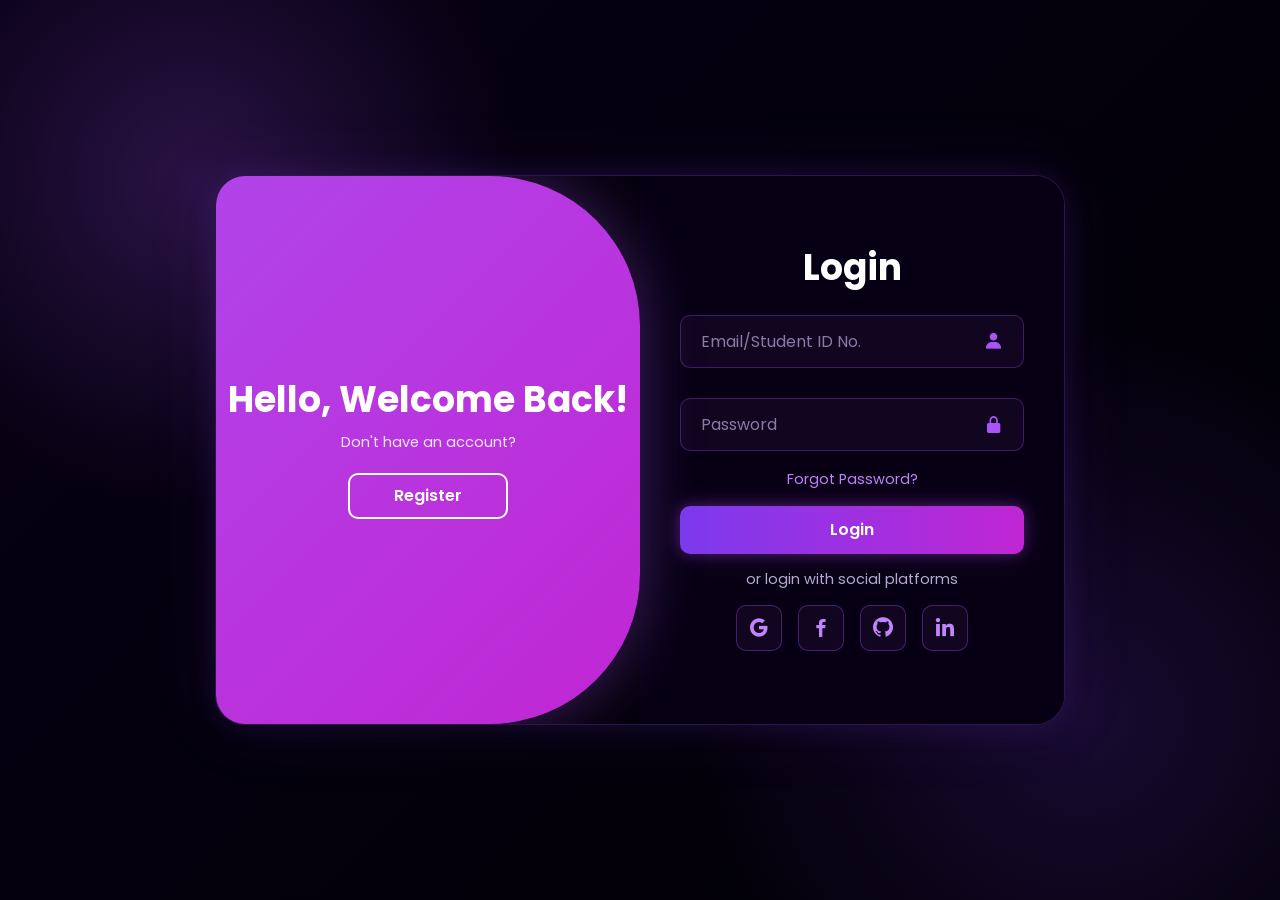
<file: index.html>
<!DOCTYPE html>
<html lang="en">
<head>
    <meta charset="UTF-8">
    <meta name="viewport" content="width=device-width, initial-scale=1.0">
    <title>Welcome to Campus Connect!</title>
    <link rel="stylesheet" href="./asset/css/login.css">
    <link href='https://unpkg.com/boxicons@2.1.4/css/boxicons.min.css' rel='stylesheet'>
    <link rel="icon" type="image/x-icon" href="./asset/picture/logo.jpg">
</head>
  <body>

      <div class="container">
          <div class="form-box login">
              <form action="#">
                  <h1>Login</h1>
                  <div class="input-box">
                      <input type="text" placeholder="Email/Student ID No." required>
                      <i class='bx bxs-user'></i>
                  </div>
                  <div class="input-box">
                      <input type="password" placeholder="Password" required>
                      <i class='bx bxs-lock-alt' ></i>
                  </div>
                  <div class="forgot-link">
                      <a href="#">Forgot Password?</a>
                  </div>
                  <button type="submit" class="btn" formaction="./asset/page/intro.html">Login</button>
                  <p>or login with social platforms</p>
                  <div class="social-icons">
                      <a href="#"><i class='bx bxl-google' ></i></a>
                      <a href="#"><i class='bx bxl-facebook' ></i></a>
                      <a href="#"><i class='bx bxl-github' ></i></a>
                      <a href="#"><i class='bx bxl-linkedin' ></i></a>
                  </div>    
              </form>
          </div>

          <div class="form-box register">
              <form action="#">
                  <h1>Registration</h1>
                  <div class="input-box">
                      <input type="text" placeholder="Student ID No." required>
                      <i class='bx bxs-user'></i>
                  </div>
                  <div class="input-box">
                      <input type="email" placeholder="Email" required>
                      <i class='bx bxs-envelope' ></i>
                  </div>
                  <div class="input-box">
                      <input type="password" placeholder="Password" required>
                      <i class='bx bxs-lock-alt' ></i>
                  </div>
                  <button type="submit" class="btn regform-btn">Register</button>
                  <p>or register with social platforms</p>
                  <div class="social-icons">
                      <a href="#"><i class='bx bxl-google' ></i></a>
                      <a href="#"><i class='bx bxl-facebook' ></i></a>
                      <a href="#"><i class='bx bxl-github' ></i></a>
                      <a href="#"><i class='bx bxl-linkedin' ></i></a>
                  </div>
              </form>
          </div>

          <div class="toggle-box">
              <div class="toggle-panel toggle-left">
                  <h1>Hello, Welcome Back!</h1>
                  <p>Don't have an account?</p>
                  <button class="btn register-btn">Register</button>
              </div>

              <div class="toggle-panel toggle-right">
                  <h1>Hello, Welcome!</h1>
                  <p>Already have an account?</p>
                  <button class="btn login-btn">Login</button>
              </div>
          </div>
      </div>
  </body>
  <script>
const container = document.querySelector('.container');
const registerBtn = document.querySelector('.register-btn');
const loginBtn = document.querySelector('.login-btn');
const registerformBtn = document.querySelector('.regform-btn');

registerBtn.addEventListener('click', () => {
    container.classList.add('active');
})

loginBtn.addEventListener('click', () => {
    container.classList.remove('active');
})

registerformBtn.addEventListener('click', () => {
    container.classList.remove('active');
})
  </script>
</html>
</file>
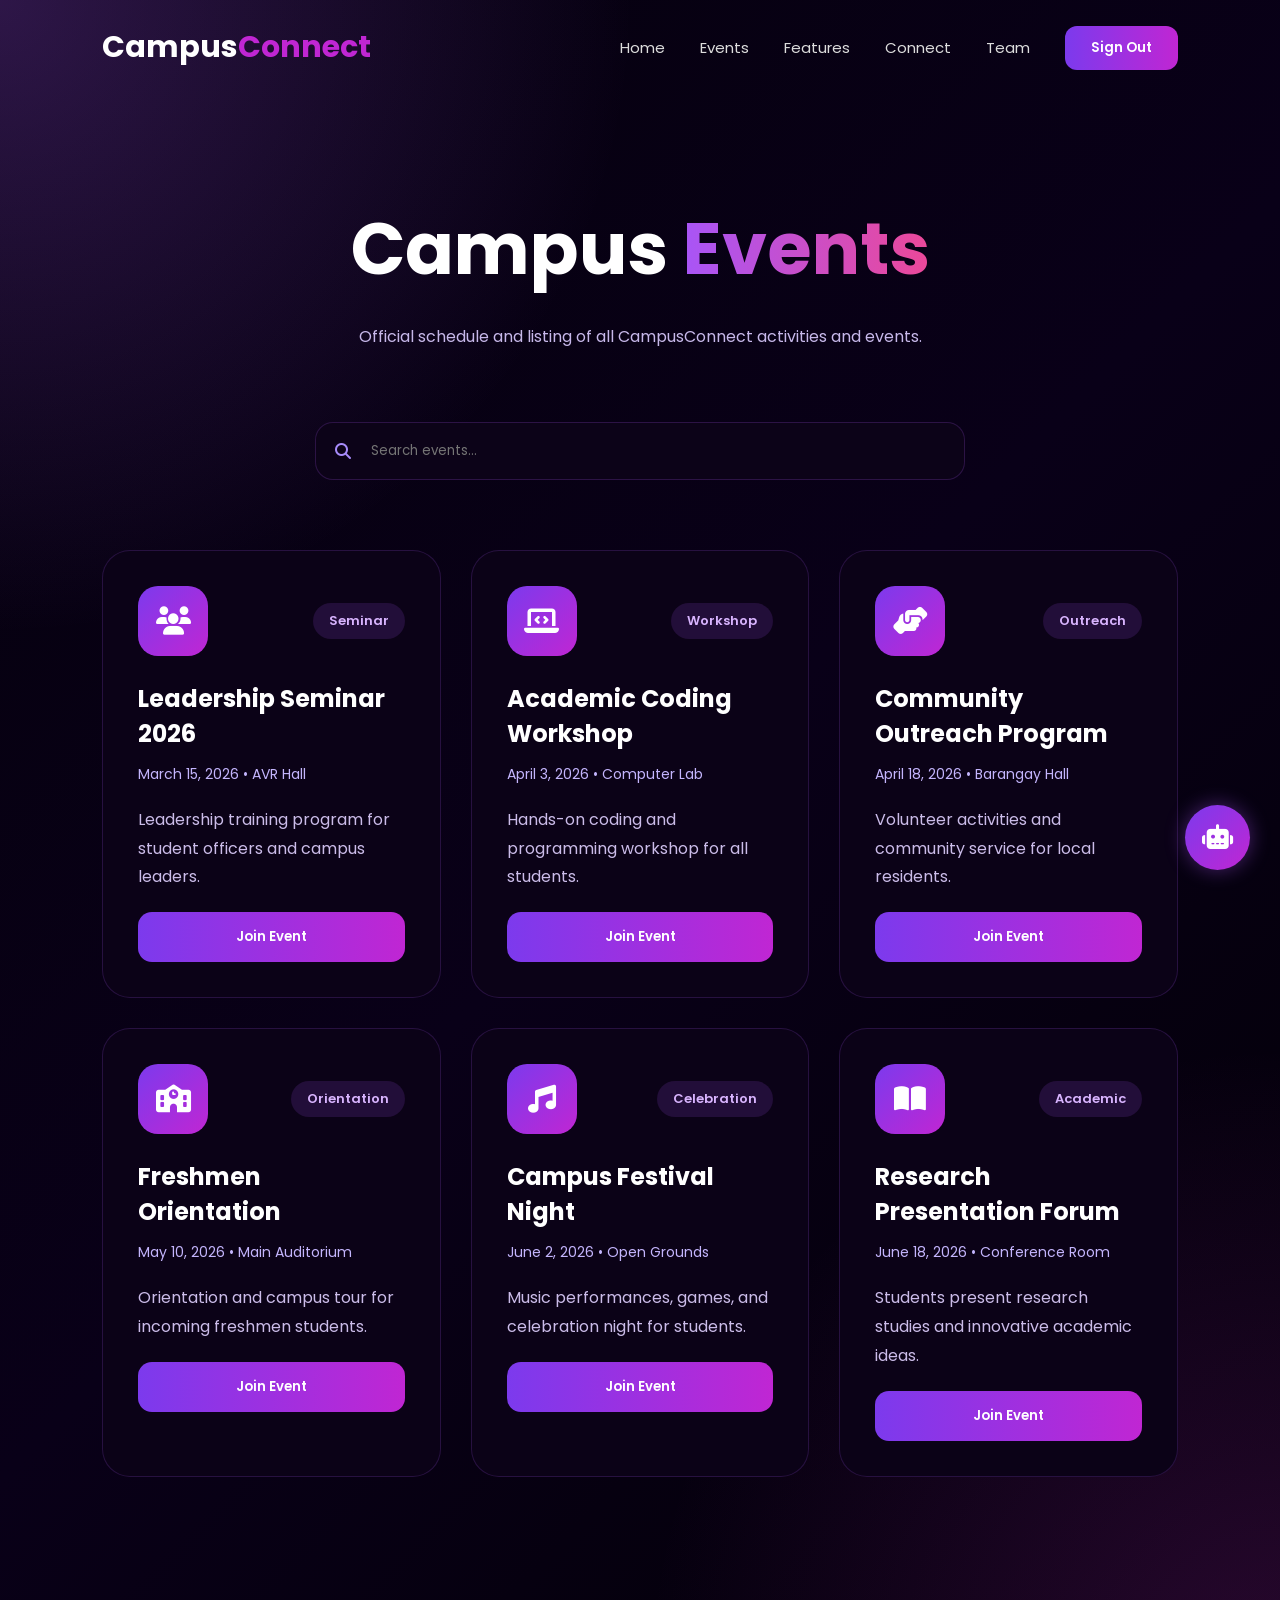
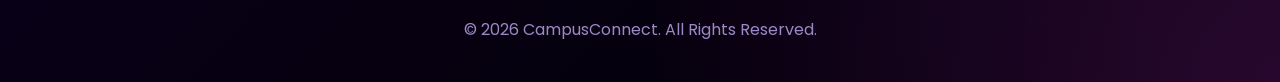
<file: asset/page/event.html>
<!DOCTYPE html>
<html lang="en">
<head>

  <meta charset="UTF-8">
  <meta name="viewport" content="width=device-width, initial-scale=1.0">

  <title>Events | CampusConnect</title>

  <link rel="stylesheet" href="../css/event.css">

  <link
    rel="stylesheet"
    href="https://cdnjs.cloudflare.com/ajax/libs/font-awesome/6.5.1/css/all.min.css"
  >
<link rel="icon" type="image/x-icon" href="../picture/logo.jpg">
</head>

<body>

  <!-- NAVBAR -->

  <nav>

    <div class="logo">
      Campus<span>Connect</span>
    </div>

    <div class="menu-toggle" id="menuToggle">

      <span></span>
      <span></span>
      <span></span>

    </div>

    <div class="nav-links" id="navLinks">
      <a href="./landing.html">Home</a>
      <a href="./event.html">Events</a>
      <a href="./ft.html">Features</a>
      <a href="./connect.html">Connect</a>
      <a href="./about.html">Team</a>
      <a href="../../index.html"><button class="nav-btn">
        Sign Out
      </button></a>
    </div>

  </nav>

  <!-- HERO -->

  <section class="hero">

    <div class="hero-content">

      <h1>
        Campus
        <span>Events</span>
      </h1>

      <p>
        Official schedule and listing of all
        CampusConnect activities and events.
      </p>

    </div>

  </section>

  <!-- SEARCH -->

  <section class="search-section">

    <div class="search-box">

      <i class="fa-solid fa-magnifying-glass"></i>

      <input
        type="text"
        id="eventSearch"
        placeholder="Search events..."
        onkeyup="searchEvents()"
      >

    </div>

  </section>

  <!-- EVENTS -->

  <section class="events-section">

    <div class="events-grid" id="eventsGrid">

      <!-- EVENT -->

      <div class="event-card">

        <div class="event-top">

          <div class="event-icon">
            <i class="fa-solid fa-users"></i>
          </div>

          <div class="event-badge">
            Seminar
          </div>

        </div>

        <h2>Leadership Seminar 2026</h2>

        <span>
          March 15, 2026 • AVR Hall
        </span>

        <p>
          Leadership training program for
          student officers and campus leaders.
        </p>

        <button
          class="join-btn"
          onclick="openJoinPopup('Leadership Seminar 2026')"
        >
          Join Event
        </button>

      </div>

      <!-- EVENT -->

      <div class="event-card">

        <div class="event-top">

          <div class="event-icon">
            <i class="fa-solid fa-laptop-code"></i>
          </div>

          <div class="event-badge">
            Workshop
          </div>

        </div>

        <h2>Academic Coding Workshop</h2>

        <span>
          April 3, 2026 • Computer Lab
        </span>

        <p>
          Hands-on coding and programming
          workshop for all students.
        </p>

        <button
          class="join-btn"
          onclick="openJoinPopup('Academic Coding Workshop')"
        >
          Join Event
        </button>

      </div>

      <!-- EVENT -->

      <div class="event-card">

        <div class="event-top">

          <div class="event-icon">
            <i class="fa-solid fa-handshake-angle"></i>
          </div>

          <div class="event-badge">
            Outreach
          </div>

        </div>

        <h2>Community Outreach Program</h2>

        <span>
          April 18, 2026 • Barangay Hall
        </span>

        <p>
          Volunteer activities and community
          service for local residents.
        </p>

        <button
          class="join-btn"
          onclick="openJoinPopup('Community Outreach Program')"
        >
          Join Event
        </button>

      </div>

      <!-- EVENT -->

      <div class="event-card">

        <div class="event-top">

          <div class="event-icon">
            <i class="fa-solid fa-school"></i>
          </div>

          <div class="event-badge">
            Orientation
          </div>

        </div>

        <h2>Freshmen Orientation</h2>

        <span>
          May 10, 2026 • Main Auditorium
        </span>

        <p>
          Orientation and campus tour
          for incoming freshmen students.
        </p>

        <button
          class="join-btn"
          onclick="openJoinPopup('Freshmen Orientation')"
        >
          Join Event
        </button>

      </div>

      <!-- EVENT -->

      <div class="event-card">

        <div class="event-top">

          <div class="event-icon">
            <i class="fa-solid fa-music"></i>
          </div>

          <div class="event-badge">
            Celebration
          </div>

        </div>

        <h2>Campus Festival Night</h2>

        <span>
          June 2, 2026 • Open Grounds
        </span>

        <p>
          Music performances, games,
          and celebration night for students.
        </p>

        <button
          class="join-btn"
          onclick="openJoinPopup('Campus Festival Night')"
        >
          Join Event
        </button>

      </div>

      <!-- EVENT -->

      <div class="event-card">

        <div class="event-top">

          <div class="event-icon">
            <i class="fa-solid fa-book-open"></i>
          </div>

          <div class="event-badge">
            Academic
          </div>

        </div>

        <h2>Research Presentation Forum</h2>

        <span>
          June 18, 2026 • Conference Room
        </span>

        <p>
          Students present research studies
          and innovative academic ideas.
        </p>

        <button
          class="join-btn"
          onclick="openJoinPopup('Research Presentation Forum')"
        >
          Join Event
        </button>

      </div>

    </div>

  </section>

  <!-- JOIN POPUP -->

  <div class="popup-overlay" id="popupOverlay">

    <div class="join-popup">

      <div class="popup-header">

        <h2>Join Event</h2>

        <button onclick="closeJoinPopup()">
          <i class="fa-solid fa-xmark"></i>
        </button>

      </div>

      <p class="popup-event" id="popupEventName">
        Event Name
      </p>

      <form class="popup-form" id="popupForm">

        <input
          type="text"
          placeholder="Full Name"
          required
        >

        <input
          type="text"
          placeholder="Student ID"
          required
        >

        <input
          type="text"
          placeholder="Course / Program"
          required
        >

        <button type="submit">
          Submit Registration
        </button>

      </form>

    </div>

  </div>

  <!-- AI BUTTON -->

  <button class="ai-btn" onclick="openAIChat()">
    <i class="fa-solid fa-robot"></i>
  </button>

  <!-- AI CHAT -->

  <div class="ai-overlay" id="aiOverlay">

    <div class="ai-chat-container">

      <div class="ai-chat-header">

        <h3>Campus AI Assistant</h3>

        <button onclick="closeAIChat()">
          <i class="fa-solid fa-xmark"></i>
        </button>

      </div>

      <div class="ai-chat-messages" id="chatMessages">

        <div class="ai-message">
          Hello! Ask me anything 👋
        </div>

      </div>

      <div class="ai-chat-input">

        <input
          type="text"
          id="userInput"
          placeholder="Ask something..."
        >

        <button onclick="sendMessage()">
          <i class="fa-solid fa-paper-plane"></i>
        </button>

      </div>

    </div>

  </div>

  <!-- FOOTER -->

  <footer>
    © 2026 CampusConnect. All Rights Reserved.
  </footer>

  <script>
    const menuToggle =
document.getElementById("menuToggle");

const navLinks =
document.getElementById("navLinks");

menuToggle.addEventListener("click", () => {

  navLinks.classList.toggle("active");

});

/* SEARCH EVENTS */

function searchEvents(){

  const input =
  document.getElementById("eventSearch")
  .value
  .toLowerCase();

  const cards =
  document.querySelectorAll(".event-card");

  cards.forEach(card => {

    const text =
    card.innerText.toLowerCase();

    if(text.includes(input)){

      card.style.display = "block";

    }else{

      card.style.display = "none";

    }

  });

}

/* JOIN POPUP */

const popupOverlay =
document.getElementById("popupOverlay");

const popupEventName =
document.getElementById("popupEventName");

function openJoinPopup(eventName){

  popupOverlay.style.display = "flex";

  popupEventName.textContent =
  eventName;

}

function closeJoinPopup(){

  popupOverlay.style.display = "none";

}

popupOverlay.addEventListener("click", (e) => {

  if(e.target === popupOverlay){

    closeJoinPopup();

  }

});

const popupForm =
document.getElementById("popupForm");

popupForm.addEventListener("submit", (e) => {

  e.preventDefault();

  alert("Successfully registered!");

  popupForm.reset();

  closeJoinPopup();

});

/* AI CHAT */

const aiOverlay =
document.getElementById("aiOverlay");

const chatMessages =
document.getElementById("chatMessages");

function openAIChat(){

  aiOverlay.style.display = "flex";

}

function closeAIChat(){

  aiOverlay.style.display = "none";

}

async function sendMessage(){

  const userInput =
  document.getElementById("userInput");

  const message =
  userInput.value.trim();

  if(!message) return;

  /* USER */

  const userMessage =
  document.createElement("div");

  userMessage.classList.add("user-message");

  userMessage.textContent = message;

  chatMessages.appendChild(userMessage);

  userInput.value = "";

  /* AI */

  const aiMessage =
  document.createElement("div");

  aiMessage.classList.add("ai-message");

  aiMessage.textContent = "Thinking...";

  chatMessages.appendChild(aiMessage);

  chatMessages.scrollTop =
  chatMessages.scrollHeight;

  try{

    const response = await fetch(
      "https://generativelanguage.googleapis.com/v1beta/models/gemini-3.5-flash:generateContent?key=AIzaSyCK8o9gNdDVoQoLxSfiRC7n97erOvryWq8",
      {
        method:"POST",

        headers:{
          "Content-Type":"application/json"
        },

        body:JSON.stringify({
          contents:[
            {
              parts:[
                {
                  text:message
                }
              ]
            }
          ]
        })
      }
    );

    const data =
    await response.json();

    const reply =
    data.candidates[0].content.parts[0].text;

    aiMessage.textContent = reply;

  }catch(error){

    aiMessage.textContent =
    "Error connecting to Gemini API.";

  }

  chatMessages.scrollTop =
  chatMessages.scrollHeight;

}
  </script>

</body>
</html>
</file>
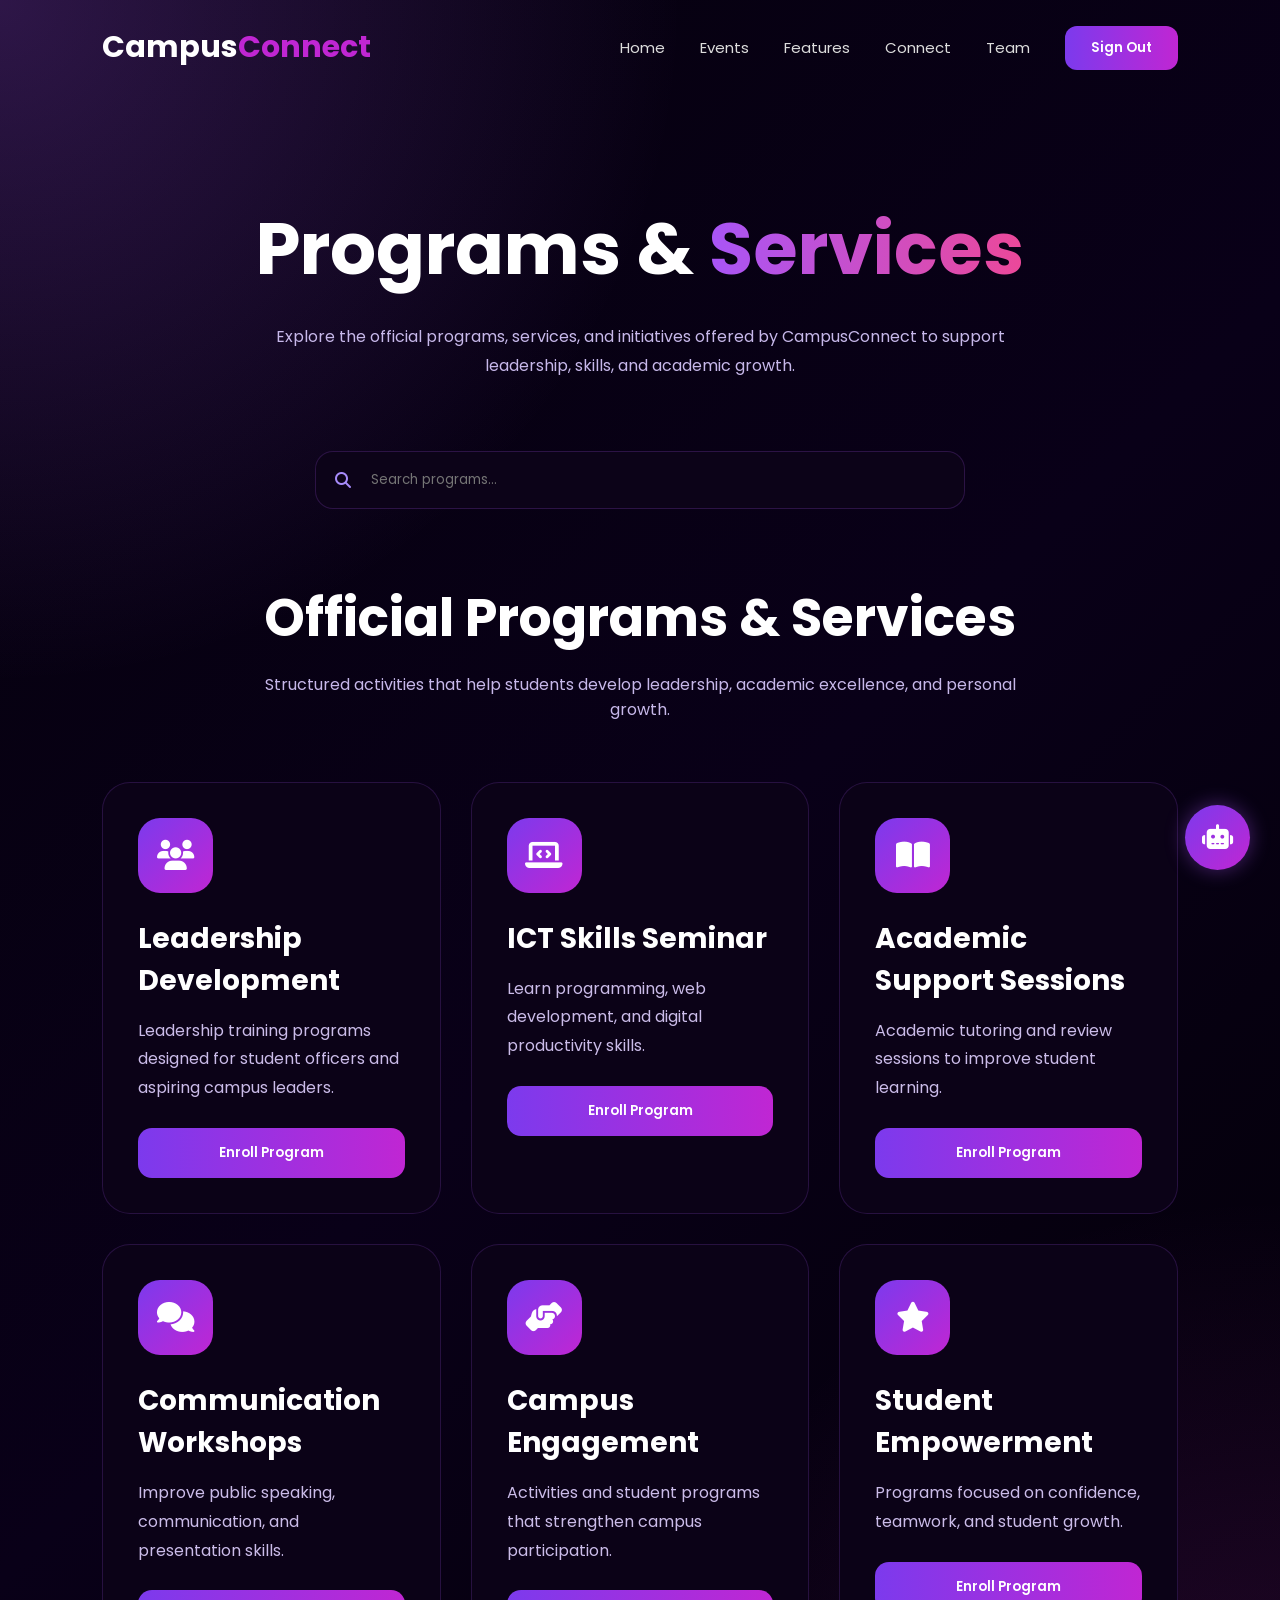
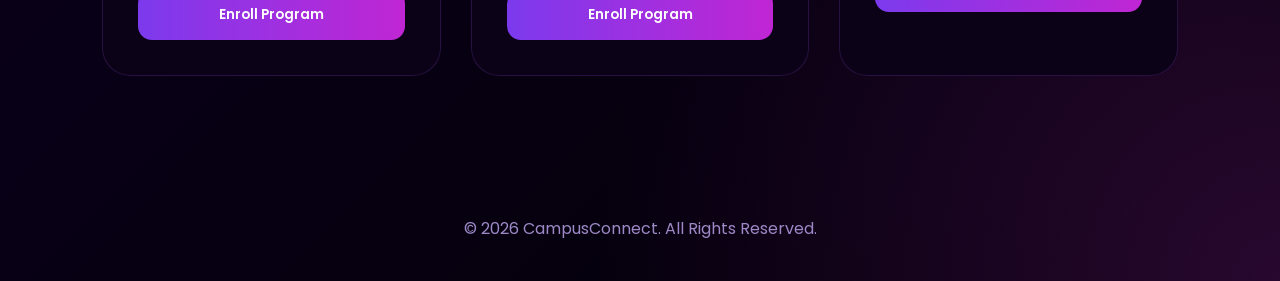
<file: asset/page/ft.html>
<!DOCTYPE html>
<html lang="en">
<head>

  <meta charset="UTF-8">
  <meta name="viewport" content="width=device-width, initial-scale=1.0">

  <title>Features | CampusConnect</title>

  <link rel="stylesheet" href="../css/ft.css">

  <link
    rel="stylesheet"
    href="https://cdnjs.cloudflare.com/ajax/libs/font-awesome/6.5.1/css/all.min.css"
  >
<link rel="icon" type="image/x-icon" href="../picture/logo.jpg">
</head>

<body>

  <!-- NAVBAR -->

  <nav>

    <div class="logo">
      Campus<span>Connect</span>
    </div>

    <div class="menu-toggle" id="menuToggle">

      <span></span>
      <span></span>
      <span></span>

    </div>

    <div class="nav-links" id="navLinks">
      <a href="./landing.html">Home</a>
      <a href="./event.html">Events</a>
      <a href="./ft.html">Features</a>
      <a href="./connect.html">Connect</a>
      <a href="./about.html">Team</a>
      <a href="../../index.html"><button class="nav-btn">
        Sign Out
      </button></a>
    </div>

  </nav>

  <!-- HERO -->

  <section class="hero">

    <div class="hero-content">

      <h1>
        Programs &
        <span>Services</span>
      </h1>

      <p>
        Explore the official programs,
        services, and initiatives offered
        by CampusConnect to support
        leadership, skills, and academic growth.
      </p>

    </div>

  </section>

  <!-- SEARCH -->

  <section class="search-section">

    <div class="search-box">

      <i class="fa-solid fa-magnifying-glass"></i>

      <input
        type="text"
        id="programSearch"
        placeholder="Search programs..."
        onkeyup="searchPrograms()"
      >

    </div>

  </section>

  <!-- PROGRAMS -->

  <section class="programs-section">

    <div class="section-title">

      <h2>Official Programs & Services</h2>

      <p>
        Structured activities that help students
        develop leadership, academic excellence,
        and personal growth.
      </p>

    </div>

    <div class="programs-grid" id="programsGrid">

      <!-- CARD -->

      <div class="program-card">

        <div class="program-icon">
          <i class="fa-solid fa-users"></i>
        </div>

        <h3>Leadership Development</h3>

        <p>
          Leadership training programs
          designed for student officers
          and aspiring campus leaders.
        </p>

        <button
          class="program-btn"
          onclick="openProgramPopup('Leadership Development')"
        >
          Enroll Program
        </button>

      </div>

      <!-- CARD -->

      <div class="program-card">

        <div class="program-icon">
          <i class="fa-solid fa-laptop-code"></i>
        </div>

        <h3>ICT Skills Seminar</h3>

        <p>
          Learn programming, web development,
          and digital productivity skills.
        </p>

        <button
          class="program-btn"
          onclick="openProgramPopup('ICT Skills Seminar')"
        >
          Enroll Program
        </button>

      </div>

      <!-- CARD -->

      <div class="program-card">

        <div class="program-icon">
          <i class="fa-solid fa-book-open"></i>
        </div>

        <h3>Academic Support Sessions</h3>

        <p>
          Academic tutoring and review
          sessions to improve student learning.
        </p>

        <button
          class="program-btn"
          onclick="openProgramPopup('Academic Support Sessions')"
        >
          Enroll Program
        </button>

      </div>

      <!-- CARD -->

      <div class="program-card">

        <div class="program-icon">
          <i class="fa-solid fa-comments"></i>
        </div>

        <h3>Communication Workshops</h3>

        <p>
          Improve public speaking,
          communication, and presentation skills.
        </p>

        <button
          class="program-btn"
          onclick="openProgramPopup('Communication Workshops')"
        >
          Enroll Program
        </button>

      </div>

      <!-- CARD -->

      <div class="program-card">

        <div class="program-icon">
          <i class="fa-solid fa-handshake-angle"></i>
        </div>

        <h3>Campus Engagement</h3>

        <p>
          Activities and student programs
          that strengthen campus participation.
        </p>

        <button
          class="program-btn"
          onclick="openProgramPopup('Campus Engagement')"
        >
          Enroll Program
        </button>

      </div>

      <!-- CARD -->

      <div class="program-card">

        <div class="program-icon">
          <i class="fa-solid fa-star"></i>
        </div>

        <h3>Student Empowerment</h3>

        <p>
          Programs focused on confidence,
          teamwork, and student growth.
        </p>

        <button
          class="program-btn"
          onclick="openProgramPopup('Student Empowerment')"
        >
          Enroll Program
        </button>

      </div>

    </div>

  </section>

  <!-- POPUP -->

  <div class="popup-overlay" id="popupOverlay">

    <div class="program-popup">

      <div class="popup-header">

        <h2>Program Enrollment</h2>

        <button onclick="closeProgramPopup()">
          <i class="fa-solid fa-xmark"></i>
        </button>

      </div>

      <p class="popup-program" id="popupProgramName">
        Program Name
      </p>

      <form class="popup-form" id="popupForm">

        <input
          type="text"
          placeholder="Full Name"
          required
        >

        <input
          type="text"
          placeholder="Student ID"
          required
        >

        <input
          type="text"
          placeholder="Course / Program"
          required
        >

        <button type="submit">
          Submit Enrollment
        </button>

      </form>

    </div>

  </div>

  <!-- AI BUTTON -->

  <button class="ai-btn" onclick="openAIChat()">
    <i class="fa-solid fa-robot"></i>
  </button>

  <!-- AI CHAT -->

  <div class="ai-overlay" id="aiOverlay">

    <div class="ai-chat-container">

      <div class="ai-chat-header">

        <h3>Campus AI Assistant</h3>

        <button onclick="closeAIChat()">
          <i class="fa-solid fa-xmark"></i>
        </button>

      </div>

      <div class="ai-chat-messages" id="chatMessages">

        <div class="ai-message">
          Hello! Ask me anything 👋
        </div>

      </div>

      <div class="ai-chat-input">

        <input
          type="text"
          id="userInput"
          placeholder="Ask something..."
        >

        <button onclick="sendMessage()">
          <i class="fa-solid fa-paper-plane"></i>
        </button>

      </div>

    </div>

  </div>

  <!-- FOOTER -->

  <footer>
    © 2026 CampusConnect. All Rights Reserved.
  </footer>

  <script>
    const menuToggle =
document.getElementById("menuToggle");

const navLinks =
document.getElementById("navLinks");

menuToggle.addEventListener("click", () => {

  navLinks.classList.toggle("active");

});

/* SEARCH PROGRAMS */

function searchPrograms(){

  const input =
  document.getElementById("programSearch")
  .value
  .toLowerCase();

  const cards =
  document.querySelectorAll(".program-card");

  cards.forEach(card => {

    const text =
    card.innerText.toLowerCase();

    if(text.includes(input)){

      card.style.display = "block";

    }else{

      card.style.display = "none";

    }

  });

}

/* PROGRAM POPUP */

const popupOverlay =
document.getElementById("popupOverlay");

const popupProgramName =
document.getElementById("popupProgramName");

function openProgramPopup(programName){

  popupOverlay.style.display = "flex";

  popupProgramName.textContent =
  programName;

}

function closeProgramPopup(){

  popupOverlay.style.display = "none";

}

popupOverlay.addEventListener("click", (e) => {

  if(e.target === popupOverlay){

    closeProgramPopup();

  }

});

const popupForm =
document.getElementById("popupForm");

popupForm.addEventListener("submit", (e) => {

  e.preventDefault();

  alert("Successfully enrolled!");

  popupForm.reset();

  closeProgramPopup();

});

/* AI CHAT */

const aiOverlay =
document.getElementById("aiOverlay");

const chatMessages =
document.getElementById("chatMessages");

function openAIChat(){

  aiOverlay.style.display = "flex";

}

function closeAIChat(){

  aiOverlay.style.display = "none";

}

async function sendMessage(){

  const userInput =
  document.getElementById("userInput");

  const message =
  userInput.value.trim();

  if(!message) return;

  /* USER MESSAGE */

  const userMessage =
  document.createElement("div");

  userMessage.classList.add("user-message");

  userMessage.textContent = message;

  chatMessages.appendChild(userMessage);

  userInput.value = "";

  /* AI MESSAGE */

  const aiMessage =
  document.createElement("div");

  aiMessage.classList.add("ai-message");

  aiMessage.textContent = "Thinking...";

  chatMessages.appendChild(aiMessage);

  chatMessages.scrollTop =
  chatMessages.scrollHeight;

  try{

    const response = await fetch(
      "https://generativelanguage.googleapis.com/v1beta/models/gemini-3.5-flash:generateContent?key=AIzaSyCK8o9gNdDVoQoLxSfiRC7n97erOvryWq8",
      {
        method:"POST",

        headers:{
          "Content-Type":"application/json"
        },

        body:JSON.stringify({
          contents:[
            {
              parts:[
                {
                  text:message
                }
              ]
            }
          ]
        })
      }
    );

    const data =
    await response.json();

    const reply =
    data.candidates[0].content.parts[0].text;

    aiMessage.textContent = reply;

  }catch(error){

    aiMessage.textContent =
    "Error connecting to Gemini API.";

  }

  chatMessages.scrollTop =
  chatMessages.scrollHeight;

}
  </script>

</body>
</html>
</file>
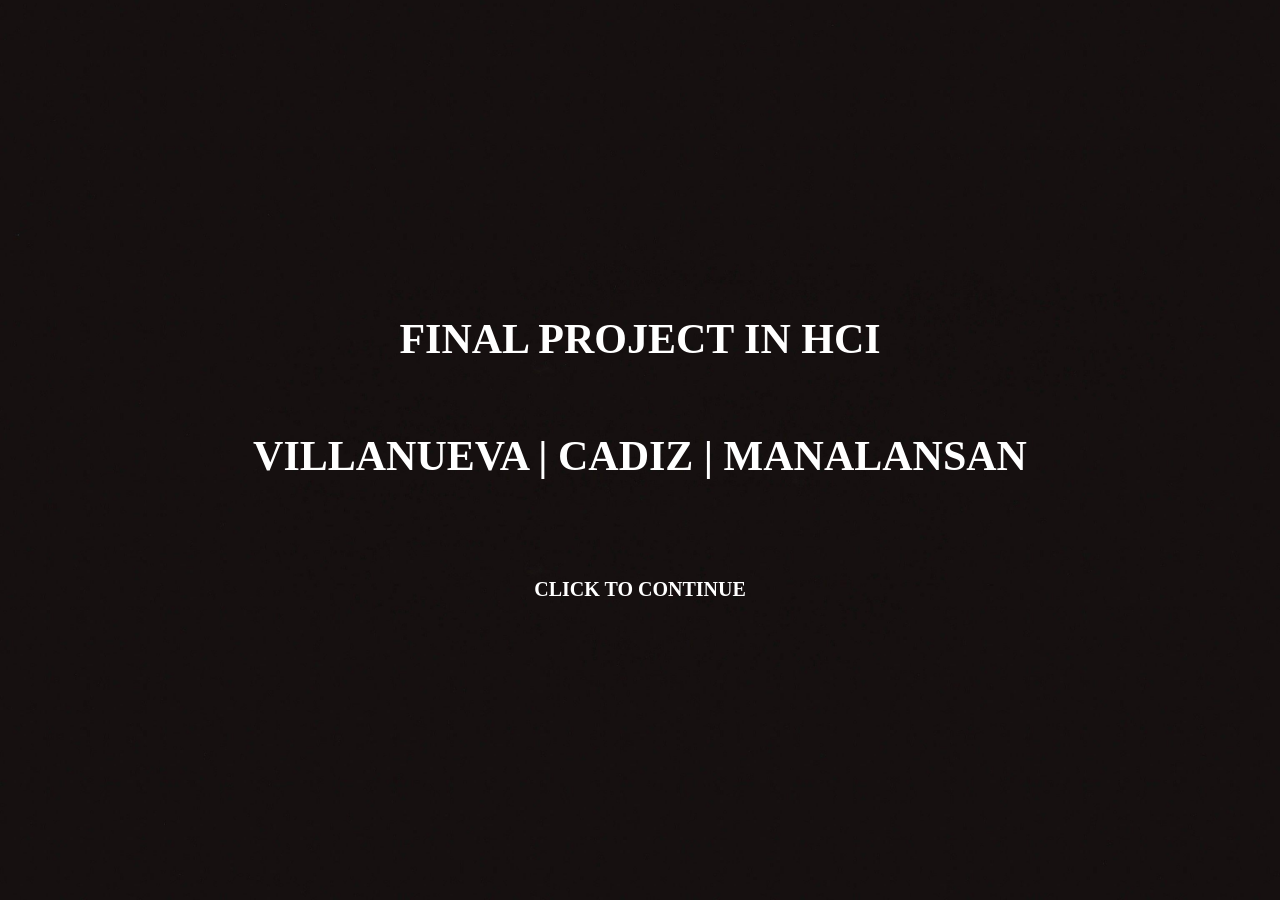
<file: asset/page/intro.html>
<!DOCTYPE html>
<html lang="en">
<head>
     <meta charset="UTF-8">
     <meta name="viewport" content="width=device-width, initial-scale=1.0">
     <meta http-equiv="X-UA-Compatible" content="ie=edge">
     <title>Welcome!</title>
     <link rel="stylesheet" href="../css/intro.css">
     <link rel="icon" type="image/x-icon" href="../picture/logo.jpg">
</head>
<body>
     <a href="./landing.html"></a>
     <h1 class="rev-block">
          <span>Final Project in HCI</span>
     </h1>
     <h1 class="rev-block" id="onemore">
          <span>Villanueva | Cadiz | Manalansan</span>
     </h1>
     <h1 class="rev-block" id="twomore">
          <span>Click to Continue</span>
     </h1>
</a>
</body>
</html>
</file>
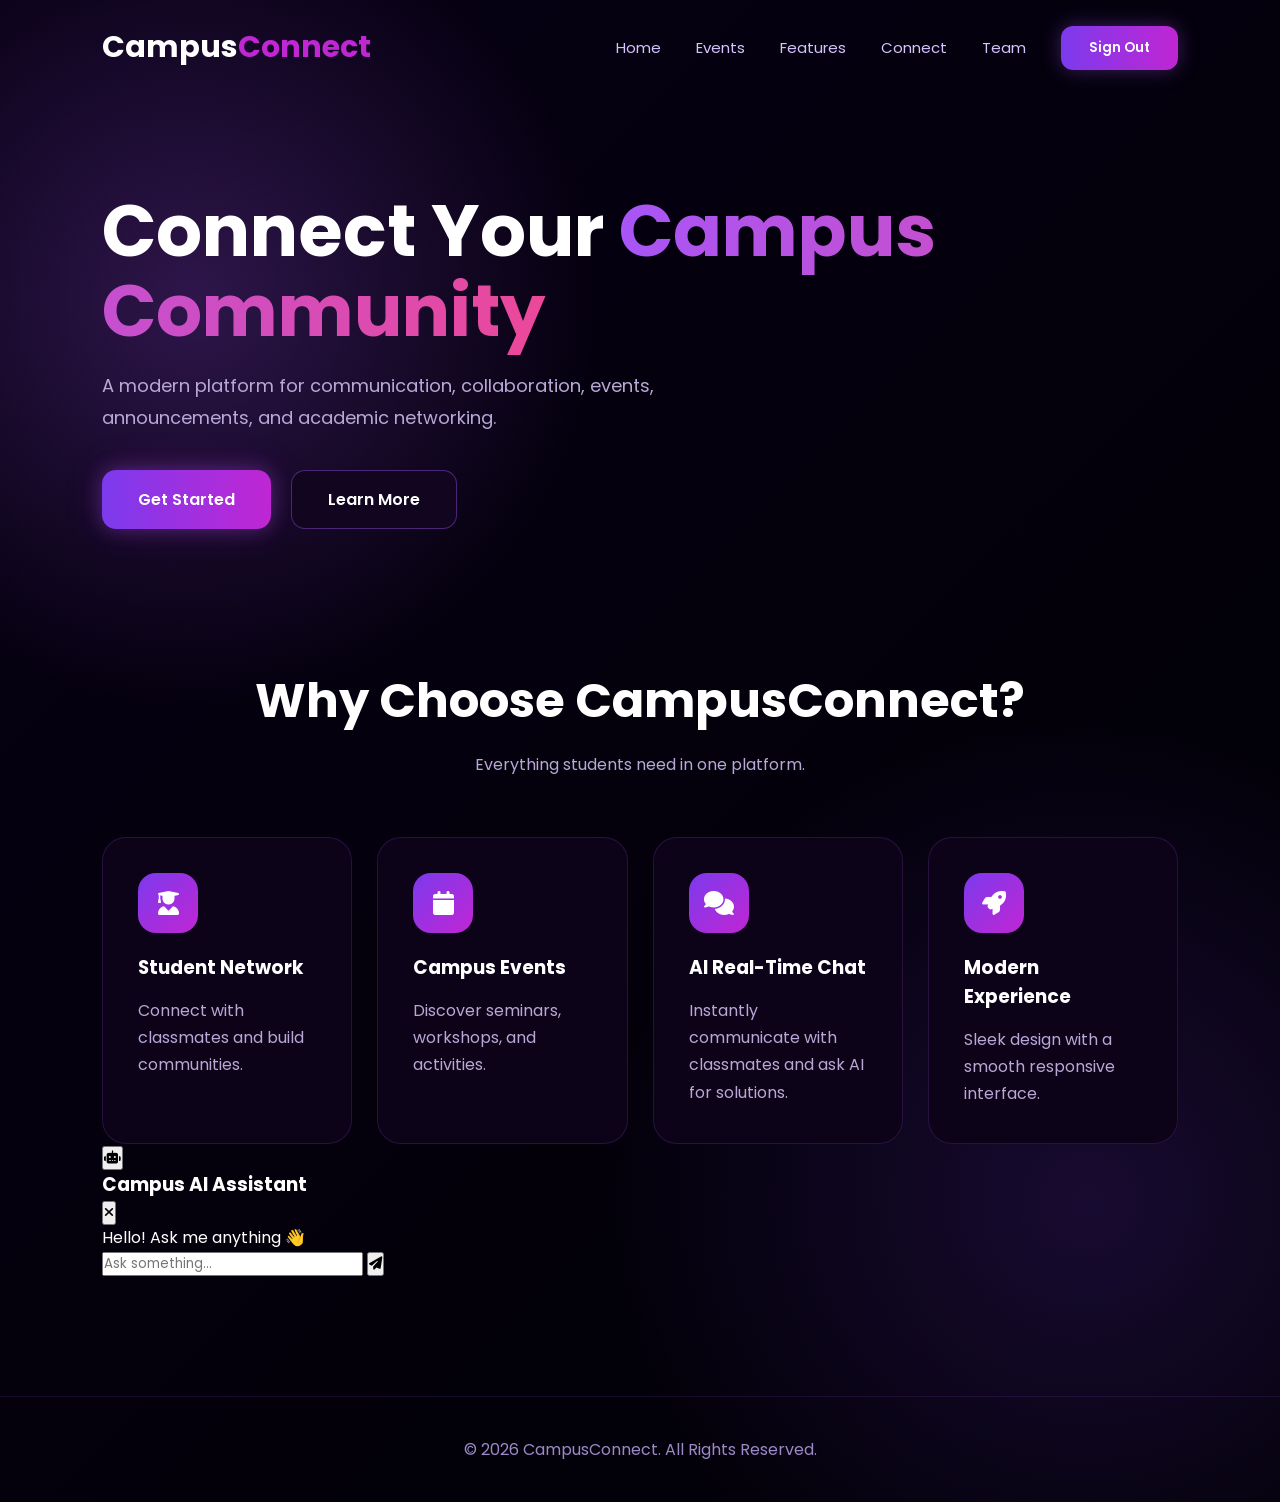
<file: asset/page/landing.html>
<!DOCTYPE html>
<html lang="en">
<head>
  <meta charset="UTF-8" />
  <meta name="viewport" content="width=device-width, initial-scale=1.0" />
  <title>Campus Connect</title>
  <link
    rel="stylesheet"
    href="https://cdnjs.cloudflare.com/ajax/libs/font-awesome/6.5.1/css/all.min.css"
  >
  <link rel="stylesheet" href="../css/land.css">
  <link rel="icon" type="image/x-icon" href="../picture/logo.jpg">
</head>
<body>
  <!-- NAVBAR -->

  <nav>

    <div class="logo">
      Campus<span>Connect</span>
    </div>

    <div class="menu-toggle" id="menuToggle">
      <span></span>
      <span></span>
      <span></span>
    </div>

    <div class="nav-links" id="navLinks">
      <a href="./landing.html">Home</a>
      <a href="./event.html">Events</a>
      <a href="./ft.html">Features</a>
      <a href="./connect.html">Connect</a>
      <a href="./about.html">Team</a>
      <a href="../../index.html"><button class="nav-btn">
        Sign Out
      </button></a>
    </div>

  </nav>

  <!-- HERO -->

  <section class="hero">

    <div class="hero-text">

      <h1>
        Connect Your
        <span>Campus Community</span>
      </h1>

      <p>
        A modern platform for communication,
        collaboration, events, announcements,
        and academic networking.
      </p>

      <div class="hero-buttons">
        <button class="primary-btn" onclick="window.location.href='./ft.html';">
          Get Started
        </button>

        <button class="secondary-btn" onclick="window.location.href='about.html';">
          Learn More
        </button>
      </div>

    </div>
  </section>

  <!-- FEATURES -->

  <section class="features">

    <div class="section-title">
      <h2>Why Choose CampusConnect?</h2>

      <p>
        Everything students need in one platform.
      </p>
    </div>

    <div class="feature-grid">

      <div class="feature-card">

        <div class="icon">
          <i class="fa-solid fa-user-graduate"></i>
        </div>

        <h3>Student Network</h3>

        <p>
          Connect with classmates and build communities.
        </p>

      </div>

      <div class="feature-card">

        <div class="icon">
          <i class="fa-solid fa-calendar"></i>
        </div>

        <h3>Campus Events</h3>

        <p>
          Discover seminars, workshops, and activities.
        </p>

      </div>

      <div class="feature-card">

        <div class="icon">
          <i class="fa-solid fa-comments"></i>
        </div>

        <h3>AI Real-Time Chat</h3>

        <p>
          Instantly communicate with classmates and ask AI for solutions.
        </p>

      </div>

      <div class="feature-card">

        <div class="icon">
          <i class="fa-solid fa-rocket"></i>
        </div>

        <h3>Modern Experience</h3>

        <p>
          Sleek design with a smooth responsive interface.
        </p>

      </div>

    </div>

    <button class="ai-btn" onclick="openAIChat()">
      <i class="fa-solid fa-robot"></i>
    </button>

    <!-- AI OVERLAY -->

<div class="ai-overlay" id="aiOverlay">

  <!-- AI CHATBOX -->

  <div class="ai-chat-container">

    <div class="ai-chat-header">

      <h3>Campus AI Assistant</h3>

      <button onclick="closeAIChat()">
        <i class="fa-solid fa-xmark"></i>
      </button>

    </div>

    <div class="ai-chat-messages" id="chatMessages">

      <div class="ai-message">
        Hello! Ask me anything 👋
      </div>

    </div>

    <div class="ai-chat-input">

      <input
        type="text"
        id="userInput"
        placeholder="Ask something..."
      >

      <button onclick="sendMessage()">
        <i class="fa-solid fa-paper-plane"></i>
      </button>

    </div>

  </div>

</div>

  </section>

  <!-- FOOTER -->

  <footer>
    © 2026 CampusConnect. All Rights Reserved.
  </footer>

<script>
const menuToggle =
  document.getElementById("menuToggle");

const navLinks =
  document.getElementById("navLinks");

menuToggle.addEventListener("click", () => {
  navLinks.classList.toggle("active");
});

/* =========================
   AI CHAT
========================= */

const aiOverlay =
  document.getElementById("aiOverlay");

const chatMessages =
  document.getElementById("chatMessages");

function openAIChat() {

  aiOverlay.style.display = "flex";
}

function closeAIChat() {

  aiOverlay.style.display = "none";
}

async function sendMessage() {

  const userInput =
    document.getElementById("userInput");

  const message =
    userInput.value.trim();

  if (!message) return;

  // USER MESSAGE

  const userMessage =
    document.createElement("div");

  userMessage.classList.add("user-message");

  userMessage.textContent = message;

  chatMessages.appendChild(userMessage);

  userInput.value = "";

  // AI MESSAGE

  const aiMessage =
    document.createElement("div");

  aiMessage.classList.add("ai-message");

  aiMessage.textContent = "Thinking...";

  chatMessages.appendChild(aiMessage);

  chatMessages.scrollTop =
    chatMessages.scrollHeight;

  try {

    const response = await fetch(
      "https://generativelanguage.googleapis.com/v1beta/models/gemini-3.5-flash:generateContent?key=AIzaSyCK8o9gNdDVoQoLxSfiRC7n97erOvryWq8",
      {
        method: "POST",

        headers: {
          "Content-Type": "application/json"
        },

        body: JSON.stringify({
          contents: [
            {
              parts: [
                {
                  text: message
                }
              ]
            }
          ]
        })
      }
    );

    const data = await response.json();

    const reply =
      data.candidates[0].content.parts[0].text;

    aiMessage.textContent = reply;

  } catch (error) {

    aiMessage.textContent =
      "Error connecting to Gemini API.";

    console.error(error);
  }

  chatMessages.scrollTop =
    chatMessages.scrollHeight;
}
</script>

</body>
</html>
</file>
<file: asset/css/login.css>
@import url("https://fonts.googleapis.com/css2?family=Poppins:ital,wght@0,100;0,200;0,300;0,400;0,500;0,600;0,700;0,800;0,900;1,100;1,200;1,300;1,400;1,500;1,600;1,700;1,800;1,900&display=swap");

* {
  margin: 0;
  padding: 0;
  box-sizing: border-box;
  font-family: "Poppins", sans-serif;
  text-decoration: none;
  list-style: none;
}

body {
  display: flex;
  justify-content: center;
  align-items: center;
  min-height: 100vh;
  background:
    radial-gradient(circle at 15% 20%, rgba(168, 85, 247, 0.22), transparent 25%),
    radial-gradient(circle at 85% 80%, rgba(124, 58, 237, 0.18), transparent 30%),
    linear-gradient(135deg, #070014 0%, #04000d 45%, #010005 100%);
}

.container {
  position: relative;
  width: 850px;
  height: 550px;
  background: #05000d;
  margin: 20px;
  border-radius: 30px;
  border: 1px solid rgba(168, 85, 247, 0.25);
  box-shadow:
    0 0 30px rgba(124, 58, 237, 0.15),
    0 0 80px rgba(168, 85, 247, 0.08);
  overflow: hidden;
}

.container h1 {
  font-size: 36px;
  margin: -10px 0;
  color: #ffffff;
}

.container p {
  font-size: 14.5px;
  margin: 15px 0;
  color: #b9a8d4;
}

form {
  width: 100%;
}

.form-box {
  position: absolute;
  right: 0;
  width: 50%;
  height: 100%;
  background: #070014;
  display: flex;
  align-items: center;
  color: #c084fc;
  text-align: center;
  padding: 40px;
  z-index: 1;
  transition: 0.6s ease-in-out 1.2s, visibility 0s 1s;
}

.container.active .form-box {
  right: 50%;
}

.form-box.register {
  visibility: hidden;
}

.container.active .form-box.register {
  visibility: visible;
}

.input-box {
  position: relative;
  margin: 30px 0;
}

.input-box input {
  width: 100%;
  padding: 13px 50px 13px 20px;
  background: #12051f;
  border: 1px solid rgba(168, 85, 247, 0.3);
  border-radius: 10px;
  outline: none;
  font-size: 16px;
  color: #ffffff;
  font-weight: 500;
  transition: 0.3s ease;
}

.input-box input:focus {
  border-color: #a855f7;
  box-shadow: 0 0 12px rgba(168, 85, 247, 0.35);
}

.input-box input::placeholder {
  color: #8b79a8;
  font-weight: 400;
}

.input-box i {
  position: absolute;
  right: 20px;
  top: 50%;
  transform: translateY(-50%);
  font-size: 20px;
  color: #a855f7;
}

.forgot-link {
  margin: -15px 0 15px;
}

.forgot-link a {
  font-size: 14.5px;
  color: #c084fc;
}

.btn {
  width: 100%;
  height: 48px;
  background: linear-gradient(90deg, #7c3aed, #c026d3);
  border-radius: 10px;
  box-shadow:
    0 0 15px rgba(168, 85, 247, 0.35),
    0 0 35px rgba(192, 38, 211, 0.15);
  border: none;
  cursor: pointer;
  font-size: 16px;
  color: #fff;
  font-weight: 600;
  transition: 0.3s ease;
}

.btn:hover {
  transform: translateY(-2px);
  box-shadow:
    0 0 20px rgba(168, 85, 247, 0.5),
    0 0 45px rgba(192, 38, 211, 0.25);
}

.social-icons {
  display: flex;
  justify-content: center;
}

.social-icons a {
  display: inline-flex;
  padding: 10px;
  border: 1px solid rgba(168, 85, 247, 0.35);
  background: #12051f;
  border-radius: 10px;
  font-size: 24px;
  color: #c084fc;
  margin: 0 8px;
  transition: 0.3s ease;
}

.social-icons a:hover {
  background: #1b0b33;
  box-shadow: 0 0 15px rgba(168, 85, 247, 0.3);
}

.toggle-box {
  position: absolute;
  width: 100%;
  height: 100%;
}

.toggle-box::before {
  content: "";
  position: absolute;
  left: -250%;
  width: 300%;
  height: 100%;
  background:
  radial-gradient(circle at top left, rgba(255,255,255,0.08), transparent 20%),
  linear-gradient(135deg, #6d28d9, #a855f7, #c026d3);
  border-radius: 150px;
  z-index: 2;
  transition: 1.8s ease-in-out;
  box-shadow: 0 0 60px rgba(168, 85, 247, 0.35);
}

.container.active .toggle-box::before {
  left: 50%;
}

.toggle-panel {
  position: absolute;
  width: 50%;
  height: 100%;
  color: #fff;
  display: flex;
  flex-direction: column;
  justify-content: center;
  text-align: center;
  align-items: center;
  z-index: 2;
  transition: 0.6s ease-in-out;
}

.toggle-panel.toggle-left {
  left: 0;
  transition-delay: 1.2s;
}

.container.active .toggle-panel.toggle-left {
  left: -50%;
  transition-delay: 0.6s;
}

.toggle-panel.toggle-right {
  right: -50%;
  transition-delay: 0.6s;
}

.container.active .toggle-panel.toggle-right {
  right: 0;
  transition-delay: 1.2s;
}

.toggle-panel p {
  margin-bottom: 20px;
  color: #f3e8ff;
}

.toggle-panel .btn {
  width: 160px;
  height: 46px;
  background: transparent;
  border: 2px solid #fff;
  box-shadow: none;
}

@media screen and (max-width: 650px) {
  .container {
    height: calc(100vh - 40px);
  }

  .form-box {
    bottom: 0;
    width: 100%;
    height: 70%;
  }

  .container.active .form-box {
    right: 0;
    bottom: 30%;
  }

  .toggle-box::before {
    left: 0;
    top: -270%;
    width: 100%;
    height: 300%;
    border-radius: 20vw;
  }

  .container.active .toggle-box::before {
    left: 0;
    top: 70%;
  }

  .container.active .toggle-panel.toggle-left {
    left: 0;
    top: -30%;
  }

  .toggle-panel {
    width: 100%;
    height: 30%;
  }

  .toggle-panel.toggle-left {
    top: 0;
  }

  .toggle-panel.toggle-right {
    right: 0;
    bottom: -30%;
  }

  .container.active .toggle-panel.toggle-right {
    bottom: 0;
  }
}

@media screen and (max-width: 400px) {
  .form-box {
    padding: 20px;
  }

  .toggle-panel h1 {
    font-size: 30px;
  }
}
</file>
<file: asset/css/event.css>
@import url("https://fonts.googleapis.com/css2?family=Poppins:wght@300;400;500;600;700;800&display=swap");

*{
  margin:0;
  padding:0;
  box-sizing:border-box;
  font-family:"Poppins",sans-serif;
}

body{
  background:
    radial-gradient(circle at top left,
    rgba(168,85,247,0.25),
    transparent 30%),

    radial-gradient(circle at bottom right,
    rgba(192,38,211,0.2),
    transparent 30%),

    linear-gradient(135deg,
    #05010d,
    #090018,
    #020005);

  color:white;
  min-height:100vh;
  overflow-x:hidden;
}

/* NAVBAR */

nav{
  width:100%;
  padding:25px 8%;

  display:flex;
  justify-content:space-between;
  align-items:center;
}

.logo{
  font-size:30px;
  font-weight:700;
}

.logo span{
  color:#c026d3;
}

.nav-links{
  display:flex;
  align-items:center;
  gap:35px;
}

.nav-links a{
  text-decoration:none;
  font-size: 15px;
  color:#ddd;
}

.nav-btn{
  padding:12px 26px;

  border:none;
  border-radius:12px;

  cursor:pointer;

  color:white;
  font-weight:600;

  background:
    linear-gradient(90deg,#7c3aed,#c026d3);
}

.menu-toggle{
  display:none;
  flex-direction:column;
  cursor:pointer;
}

.menu-toggle span{
  width:28px;
  height:3px;
  background:white;
  margin:4px 0;
}

/* HERO */

.hero{
  padding:100px 8% 50px;
  text-align:center;
}

.hero h1{
  font-size:72px;
  margin-bottom:20px;
}

.hero span{
  background:
    linear-gradient(90deg,#a855f7,#ec4899);

  -webkit-background-clip:text;
  -webkit-text-fill-color:transparent;
}

.hero p{
  max-width:750px;
  margin:auto;

  color:#c7b8ea;

  line-height:1.8;
}

/* SEARCH */

.search-section{
  padding:20px 8% 50px;
}

.search-box{
  max-width:650px;
  margin:auto;

  position:relative;
}

.search-box i{
  position:absolute;

  top:50%;
  left:20px;

  transform:translateY(-50%);

  color:#a78bfa;
}

.search-box input{
  width:100%;

  padding:18px 20px 18px 55px;

  border:none;
  outline:none;

  border-radius:18px;

  background:#0c0318;

  border:1px solid rgba(168,85,247,0.2);

  color:white;
}

/* EVENTS */

.events-section{
  padding:20px 8% 100px;
}

.events-grid{
  display:grid;
  grid-template-columns:
  repeat(auto-fit,minmax(320px,1fr));

  gap:30px;
}

.event-card{
  background:#0b0217;

  border-radius:28px;

  padding:35px;

  border:1px solid rgba(168,85,247,0.18);

  transition:0.3s;
}

.event-card:hover{
  transform:translateY(-6px);

  border-color:rgba(168,85,247,0.5);
}

.event-top{
  display:flex;
  justify-content:space-between;
  align-items:center;

  margin-bottom:25px;
}

.event-icon{
  width:70px;
  height:70px;

  border-radius:20px;

  display:flex;
  justify-content:center;
  align-items:center;

  font-size:28px;

  background:
    linear-gradient(135deg,#7c3aed,#c026d3);
}

.event-badge{
  padding:8px 16px;

  border-radius:30px;

  background:rgba(168,85,247,0.15);

  color:#d8b4fe;

  font-size:13px;
  font-weight:600;
}

.event-card h2{
  margin-bottom:10px;
}

.event-card span{
  color:#c4b5fd;
  font-size:14px;
}

.event-card p{
  margin:20px 0;

  line-height:1.8;

  color:#cbbce9;
}

.join-btn{
  width:100%;

  padding:15px;

  border:none;
  border-radius:14px;

  cursor:pointer;

  color:white;
  font-weight:600;

  background:
    linear-gradient(90deg,#7c3aed,#c026d3);
}

/* POPUP */

.popup-overlay{
  position:fixed;

  top:0;
  left:0;

  width:100%;
  height:100vh;

  background:rgba(0,0,0,0.7);

  backdrop-filter:blur(6px);

  display:none;
  justify-content:center;
  align-items:center;

  z-index:9999;
}

.join-popup{
  width:420px;

  background:#070014;

  border-radius:28px;

  padding:35px;
}

.popup-header{
  display:flex;
  justify-content:space-between;
  align-items:center;

  margin-bottom:20px;
}

.popup-header button{
  background:none;
  border:none;

  color:white;
  font-size:24px;

  cursor:pointer;
}

.popup-event{
  color:#c4b5fd;
  margin-bottom:25px;
}

.popup-form{
  display:flex;
  flex-direction:column;
  gap:18px;
}

.popup-form input{
  padding:16px;

  border:none;
  outline:none;

  border-radius:14px;

  background:#12051f;

  color:white;
}

.popup-form button{
  padding:16px;

  border:none;
  border-radius:14px;

  cursor:pointer;

  color:white;
  font-weight:600;

  background:
    linear-gradient(90deg,#7c3aed,#c026d3);
}

/* AI BUTTON */

.ai-btn{
  position:fixed;

  bottom:30px;
  right:30px;

  width:65px;
  height:65px;

  border:none;
  border-radius:50%;

  cursor:pointer;

  color:white;
  font-size:25px;

  z-index:9999;

  background:
    linear-gradient(135deg,#7c3aed,#c026d3);

  box-shadow:
    0 0 20px rgba(168,85,247,0.4);
}

/* AI CHAT */

.ai-overlay{
  position:fixed;

  top:0;
  left:0;

  width:100%;
  height:100vh;

  background:rgba(0,0,0,0.7);

  display:none;
  justify-content:center;
  align-items:center;

  z-index:9998;
}

.ai-chat-container{
  width:420px;
  height:650px;

  background:#070014;

  border-radius:28px;

  overflow:hidden;

  display:flex;
  flex-direction:column;
}

.ai-chat-header{
  padding:18px 22px;

  display:flex;
  justify-content:space-between;
  align-items:center;

  background:
    linear-gradient(90deg,#7c3aed,#c026d3);
}

.ai-chat-header button{
  background:none;
  border:none;

  color:white;
  font-size:24px;

  cursor:pointer;
}

.ai-chat-messages{
  flex:1;

  padding:20px;

  overflow-y:auto;

  display:flex;
  flex-direction:column;
  gap:15px;
}

.ai-message,
.user-message{
  max-width:80%;

  padding:14px 16px;

  border-radius:16px;
}

.ai-message{
  background:#1b0b33;
}

.user-message{
  align-self:flex-end;

  background:
    linear-gradient(90deg,#7c3aed,#c026d3);
}

.ai-chat-input{
  padding:15px;

  display:flex;
  gap:10px;

  background:#0c0318;
}

.ai-chat-input input{
  flex:1;

  padding:15px;

  border:none;
  outline:none;

  border-radius:14px;

  background:#12051f;

  color:white;
}

.ai-chat-input button{
  width:55px;

  border:none;
  border-radius:14px;

  cursor:pointer;

  color:white;

  background:
    linear-gradient(135deg,#7c3aed,#c026d3);
}

/* FOOTER */

footer{
  padding:40px 8%;
  text-align:center;

  color:#9d89c7;
}

/* MOBILE */

@media(max-width:850px){

  .menu-toggle{
    display:flex;
  }

  .nav-links{
    position:absolute;

    top:90px;
    right:8%;

    width:260px;

    background:#070014;

    padding:25px;

    border-radius:20px;

    flex-direction:column;

    opacity:0;
    visibility:hidden;

    transition:0.3s;
  }

  .nav-links.active{
    opacity:1;
    visibility:visible;
  }

  .hero h1{
    font-size:48px;
  }

}

@media(max-width:500px){

  .join-popup,
  .ai-chat-container{
    width:92%;
  }

  .ai-chat-container{
    height:85vh;
  }

}
</file>
<file: asset/css/ft.css>
@import url("https://fonts.googleapis.com/css2?family=Poppins:wght@300;400;500;600;700;800&display=swap");

*{
  margin:0;
  padding:0;
  box-sizing:border-box;
  font-family:"Poppins",sans-serif;
}

body{
  min-height:100vh;

  background:
    radial-gradient(circle at top left,
    rgba(168,85,247,0.25),
    transparent 30%),

    radial-gradient(circle at bottom right,
    rgba(192,38,211,0.2),
    transparent 30%),

    linear-gradient(135deg,
    #05010d,
    #090018,
    #020005);

  color:white;
  overflow-x:hidden;
}

/* NAVBAR */

nav{
  width:100%;
  padding:25px 8%;

  display:flex;
  justify-content:space-between;
  align-items:center;
}

.logo{
  font-size:30px;
  font-weight:700;
}

.logo span{
  color:#c026d3;
}

.nav-links{
  display:flex;
  align-items:center;
  gap:35px;
}

.nav-links a{
  text-decoration:none;
  font-size: 15px;
  color:#ddd;
}

.nav-btn{
  padding:12px 26px;

  border:none;
  border-radius:12px;

  cursor:pointer;

  color:white;
  font-weight:600;

  background:
    linear-gradient(90deg,#7c3aed,#c026d3);
}

.menu-toggle{
  display:none;
  flex-direction:column;
  cursor:pointer;
}

.menu-toggle span{
  width:28px;
  height:3px;
  background:white;
  margin:4px 0;
}

/* HERO */

.hero{
  padding:100px 8% 50px;
  text-align:center;
}

.hero h1{
  font-size:72px;
  margin-bottom:20px;
}

.hero span{
  background:
    linear-gradient(90deg,#a855f7,#ec4899);

  -webkit-background-clip:text;
  -webkit-text-fill-color:transparent;
}

.hero p{
  max-width:750px;
  margin:auto;

  color:#c7b8ea;

  line-height:1.8;
}

/* SEARCH */

.search-section{
  padding:20px 8% 50px;
}

.search-box{
  max-width:650px;
  margin:auto;

  position:relative;
}

.search-box i{
  position:absolute;

  top:50%;
  left:20px;

  transform:translateY(-50%);

  color:#a78bfa;
}

.search-box input{
  width:100%;

  padding:18px 20px 18px 55px;

  border:none;
  outline:none;

  border-radius:18px;

  background:#0c0318;

  border:1px solid rgba(168,85,247,0.2);

  color:white;
}

/* PROGRAMS */

.programs-section{
  padding:20px 8% 100px;
}

.section-title{
  text-align:center;
  margin-bottom:60px;
}

.section-title h2{
  font-size:52px;
  margin-bottom:15px;
}

.section-title p{
  color:#c7b8ea;
  max-width:800px;
  margin:auto;
}

.programs-grid{
  display:grid;
  grid-template-columns:
  repeat(auto-fit,minmax(320px,1fr));

  gap:30px;
}

.program-card{
  background:#0b0217;

  border-radius:28px;

  padding:35px;

  border:1px solid rgba(168,85,247,0.18);

  transition:0.3s;
}

.program-card:hover{
  transform:translateY(-6px);

  border-color:rgba(168,85,247,0.5);
}

.program-icon{
  width:75px;
  height:75px;

  border-radius:22px;

  display:flex;
  justify-content:center;
  align-items:center;

  font-size:30px;

  margin-bottom:25px;

  background:
    linear-gradient(135deg,#7c3aed,#c026d3);
}

.program-card h3{
  margin-bottom:15px;
  font-size:28px;
}

.program-card p{
  color:#cbbce9;
  line-height:1.8;

  margin-bottom:25px;
}

.program-btn{
  width:100%;

  padding:15px;

  border:none;
  border-radius:14px;

  cursor:pointer;

  color:white;
  font-weight:600;

  background:
    linear-gradient(90deg,#7c3aed,#c026d3);
}

/* POPUP */

.popup-overlay{
  position:fixed;

  top:0;
  left:0;

  width:100%;
  height:100vh;

  background:rgba(0,0,0,0.7);

  backdrop-filter:blur(6px);

  display:none;
  justify-content:center;
  align-items:center;

  z-index:9999;
}

.program-popup{
  width:420px;

  background:#070014;

  border-radius:28px;

  padding:35px;
}

.popup-header{
  display:flex;
  justify-content:space-between;
  align-items:center;

  margin-bottom:20px;
}

.popup-header button{
  background:none;
  border:none;

  color:white;
  font-size:24px;

  cursor:pointer;
}

.popup-program{
  color:#c4b5fd;
  margin-bottom:25px;
}

.popup-form{
  display:flex;
  flex-direction:column;
  gap:18px;
}

.popup-form input{
  padding:16px;

  border:none;
  outline:none;

  border-radius:14px;

  background:#12051f;

  color:white;
}

.popup-form button{
  padding:16px;

  border:none;
  border-radius:14px;

  cursor:pointer;

  color:white;
  font-weight:600;

  background:
    linear-gradient(90deg,#7c3aed,#c026d3);
}

/* AI BUTTON */

.ai-btn{
  position:fixed;

  bottom:30px;
  right:30px;

  width:65px;
  height:65px;

  border:none;
  border-radius:50%;

  cursor:pointer;

  color:white;
  font-size:25px;

  z-index:9999;

  background:
    linear-gradient(135deg,#7c3aed,#c026d3);

  box-shadow:
    0 0 20px rgba(168,85,247,0.4);
}

/* AI CHAT */

.ai-overlay{
  position:fixed;

  top:0;
  left:0;

  width:100%;
  height:100vh;

  background:rgba(0,0,0,0.7);

  display:none;
  justify-content:center;
  align-items:center;

  z-index:9998;
}

.ai-chat-container{
  width:420px;
  height:650px;

  background:#070014;

  border-radius:28px;

  overflow:hidden;

  display:flex;
  flex-direction:column;
}

.ai-chat-header{
  padding:18px 22px;

  display:flex;
  justify-content:space-between;
  align-items:center;

  background:
    linear-gradient(90deg,#7c3aed,#c026d3);
}

.ai-chat-header button{
  background:none;
  border:none;

  color:white;
  font-size:24px;

  cursor:pointer;
}

.ai-chat-messages{
  flex:1;

  padding:20px;

  overflow-y:auto;

  display:flex;
  flex-direction:column;
  gap:15px;
}

.ai-message,
.user-message{
  max-width:80%;

  padding:14px 16px;

  border-radius:16px;
}

.ai-message{
  background:#1b0b33;
}

.user-message{
  align-self:flex-end;

  background:
    linear-gradient(90deg,#7c3aed,#c026d3);
}

.ai-chat-input{
  padding:15px;

  display:flex;
  gap:10px;

  background:#0c0318;
}

.ai-chat-input input{
  flex:1;

  padding:15px;

  border:none;
  outline:none;

  border-radius:14px;

  background:#12051f;

  color:white;
}

.ai-chat-input button{
  width:55px;

  border:none;
  border-radius:14px;

  cursor:pointer;

  color:white;

  background:
    linear-gradient(135deg,#7c3aed,#c026d3);
}

/* FOOTER */

footer{
  padding:40px 8%;
  text-align:center;

  color:#9d89c7;
}

/* MOBILE */

@media(max-width:850px){

  .menu-toggle{
    display:flex;
  }

  .nav-links{
    position:absolute;

    top:90px;
    right:8%;

    width:260px;

    background:#070014;

    padding:25px;

    border-radius:20px;

    flex-direction:column;

    opacity:0;
    visibility:hidden;

    transition:0.3s;
  }

  .nav-links.active{
    opacity:1;
    visibility:visible;
  }

  .hero h1{
    font-size:48px;
  }

}

@media(max-width:500px){

  .program-popup,
  .ai-chat-container{
    width:92%;
  }

  .ai-chat-container{
    height:85vh;
  }

}
</file>
<file: asset/css/intro.css>
html, body {
     margin: 0;
     padding: 0;
}

body {
     width: 100%;
     height: 100vh;
     background: url(../picture/black.jpg) no-repeat 50% 50%;
     background-size: cover;
}

h1 {
     font-family: Poppins;
     font-weight: bold;
     color: #fff;
     font-size: 42px;
     text-transform: uppercase;
     padding: 0.4em 1em;
     position: absolute;
     top: 30%;
     left: 46%;
     transform: translate(-50%, -50%);
}

.rev-block {
  position: absolute;
  left: 50%;                    
  transform: translateX(-50%);  
  white-space: nowrap;          
}

.rev-block span {
     opacity: 0;
     animation: appear-text 0.0001s linear forwards;
     animation-delay: 1.4s;
}

.rev-block:after {
     content: '';
     top: 0;
     left: 0;
     position: absolute;
     width: 0%;
     height: 100%;
     background: #00f0b5;
     animation: rev-block 1.5s cubic-bezier(0.19, 1, 0.22, 1) forwards;
     animation-delay: 1s;
}

@keyframes rev-block {

     0% {
          left: 0;
          width: 0%;
     }
     50% {
          left: 0;
          width: 100%;
     }
     100% {
          left: 100%;
          width: 0%;
     }

}

@keyframes appear-text {

     0% {
          opacity: 0;
     }
     100% {
          opacity: 1;
     }

}

#onemore {
  top: 43%;
  left: 50%;                   
  transform: translateX(-50%);  
  white-space: nowrap;          
}


#onemore span {
     animation-delay: 2s;
}

#onemore.rev-block:after {
     background: #5e239d;
     animation-delay: 1.4s;
}

#twomore {
  top: 57%;
  left: 50%;                   
  transform: translateX(-50%);  
  white-space: nowrap;          
}

#twomore span {
     animation-delay: 2s;
     font-size: 20px;
}

#twomore.rev-block:after {
     background: pink;
     animation-delay: 1.7s;
}

@media only screen and (max-width: 900px) {
     h1 {
          font-size: 20px;
          padding: 0.4em;
     }
}

a {
    position: fixed;
    top: 0;
    left: 0;
    width: 100vw;
    height: 100vh;
    z-index: 9999;
    cursor: pointer;
}
</file>
<file: asset/css/land.css>
@import url("https://fonts.googleapis.com/css2?family=Poppins:wght@300;400;500;600;700;800&display=swap");

* {
  margin: 0;
  padding: 0;
  box-sizing: border-box;
  font-family: "Poppins", sans-serif;
}

body {
  min-height: 100vh;
  background:
    radial-gradient(circle at 15% 20%, rgba(168, 85, 247, 0.25), transparent 25%),
    radial-gradient(circle at 85% 80%, rgba(124, 58, 237, 0.18), transparent 30%),
    linear-gradient(135deg, #070014 0%, #04000d 45%, #010005 100%);
  color: white;
  overflow-x: hidden;
}

/* NAVBAR */

nav {
  width: 100%;
  padding: 25px 8%;
  display: flex;
  justify-content: space-between;
  align-items: center;
  position: relative;
}

.logo {
  font-size: 30px;
  font-weight: 700;
  color: white;
  z-index: 1001;
}

.logo span {
  color: #c026d3;
}

.nav-links {
  display: flex;
  gap: 35px;
  align-items: center;
}

.nav-links a {
  color: #d6c4ff;
  text-decoration: none;
  font-size: 15px;
  transition: 0.3s;
}

.nav-links a:hover {
  color: white;
}

.nav-btn {
  padding: 12px 28px;
  border-radius: 12px;
  border: none;
  cursor: pointer;
  font-weight: 600;
  color: white;
  background: linear-gradient(90deg, #7c3aed, #c026d3);
  box-shadow: 0 0 20px rgba(168, 85, 247, 0.35);
  transition: 0.3s;
}

.nav-btn:hover {
  transform: translateY(-2px);
}

/* MENU TOGGLE */

.menu-toggle {
  display: none;
  flex-direction: column;
  cursor: pointer;
  z-index: 1001;
}

.menu-toggle span {
  width: 28px;
  height: 3px;
  background: white;
  margin: 4px 0;
  border-radius: 10px;
  transition: 0.3s;
}

/* HERO */

.hero {
  width: 100%;
  min-height: calc(70vh - 100px);
  display: flex;
  justify-content: space-between;
  align-items: center;
  padding: 0 8%;
  gap: 50px;
}

.hero-text {
  flex: 1;
}

.hero-text h1 {
  font-size: 72px;
  line-height: 1.1;
  margin-bottom: 20px;
}

.hero-text h1 span {
  background: linear-gradient(90deg, #a855f7, #ec4899);
  -webkit-background-clip: text;
  -webkit-text-fill-color: transparent;
}

.hero-text p {
  color: #b8a8d6;
  font-size: 18px;
  line-height: 1.8;
  max-width: 600px;
  margin-bottom: 35px;
}

.hero-buttons {
  display: flex;
  gap: 20px;
  flex-wrap: wrap;
}

.primary-btn {
  padding: 16px 36px;
  border-radius: 14px;
  border: none;
  font-size: 16px;
  font-weight: 600;
  color: white;
  cursor: pointer;
  background: linear-gradient(90deg, #7c3aed, #c026d3);
  box-shadow:
    0 0 20px rgba(168, 85, 247, 0.35),
    0 0 40px rgba(192, 38, 211, 0.15);
  transition: 0.3s;
}

.primary-btn:hover {
  transform: translateY(-3px);
}

.secondary-btn {
  padding: 16px 36px;
  border-radius: 14px;
  border: 1px solid rgba(168, 85, 247, 0.4);
  background: #12051f;
  color: white;
  cursor: pointer;
  font-size: 16px;
  font-weight: 600;
  transition: 0.3s;
}

.secondary-btn:hover {
  background: #1b0b33;
}

/* CARD */

.hero-card {
  flex: 1;
  display: flex;
  justify-content: center;
}

.card {
  width: 420px;
  padding: 40px;
  border-radius: 28px;
  background: #070014;
  border: 1px solid rgba(168, 85, 247, 0.25);
  box-shadow:
    0 0 30px rgba(124, 58, 237, 0.15),
    0 0 80px rgba(168, 85, 247, 0.08);
}

.card h2 {
  font-size: 32px;
  margin-bottom: 10px;
}

.card p {
  color: #b8a8d6;
  margin-bottom: 30px;
}

.input-box {
  margin-bottom: 20px;
}

.input-box input {
  width: 100%;
  padding: 16px 18px;
  border-radius: 12px;
  border: 1px solid rgba(168, 85, 247, 0.3);
  background: #12051f;
  color: white;
  outline: none;
  font-size: 15px;
}

.input-box input::placeholder {
  color: #8570a9;
}

.card button {
  width: 100%;
  height: 54px;
  border: none;
  border-radius: 12px;
  color: white;
  font-size: 16px;
  font-weight: 600;
  cursor: pointer;
  background: linear-gradient(90deg, #7c3aed, #c026d3);
  box-shadow:
    0 0 15px rgba(168, 85, 247, 0.35),
    0 0 35px rgba(192, 38, 211, 0.15);
}

/* FEATURES */

.features {
  width: 100%;
  padding: 40px 8%;
}

.section-title {
  text-align: center;
  margin-bottom: 60px;
}

.section-title h2 {
  font-size: 48px;
  margin-bottom: 15px;
}

.section-title p {
  color: #b8a8d6;
}

.feature-grid {
  display: grid;
  grid-template-columns: repeat(auto-fit, minmax(250px, 1fr));
  gap: 25px;
}

.feature-card {
  padding: 35px;
  border-radius: 24px;
  background: #0c0318;
  border: 1px solid rgba(168, 85, 247, 0.18);
  transition: 0.3s;
}

.feature-card:hover {
  transform: translateY(-5px);
  border-color: rgba(168, 85, 247, 0.45);
}

.icon {
  width: 60px;
  height: 60px;
  border-radius: 18px;
  display: flex;
  justify-content: center;
  align-items: center;
  font-size: 24px;
  background: linear-gradient(135deg, #7c3aed, #c026d3);
  margin-bottom: 20px;
}

.feature-card h3 {
  margin-bottom: 15px;
}

.feature-card p {
  color: #b8a8d6;
  line-height: 1.7;
}

/* FOOTER */

footer {
  padding: 40px 8%;
  text-align: center;
  color: #9d89c7;
  border-top: 1px solid rgba(168, 85, 247, 0.12);
  margin-top: 80px;
}

/* RESPONSIVE */

@media (max-width: 950px) {

  .hero {
    flex-direction: column;
    text-align: center;
    padding-top: 40px;
  }

  .hero-text h1 {
    font-size: 52px;
  }

  .hero-buttons {
    justify-content: center;
  }

  .hero-text p {
    margin: auto;
    margin-bottom: 35px;
  }
}

@media (max-width: 850px) {

  .menu-toggle {
    display: flex;
  }

  .nav-links {
    position: absolute;
    top: 100%;
    right: 8%;
    width: 260px;
    background: #070014;
    border: 1px solid rgba(168, 85, 247, 0.25);
    border-radius: 20px;
    padding: 25px;

    flex-direction: column;
    align-items: flex-start;
    gap: 20px;

    opacity: 0;
    visibility: hidden;
    transform: translateY(-15px);

    transition: 0.3s ease;

    box-shadow:
      0 0 30px rgba(124, 58, 237, 0.15),
      0 0 80px rgba(168, 85, 247, 0.08);
  }

  .nav-links.active {
    opacity: 1;
    visibility: visible;
    transform: translateY(0);
  }

  .nav-links a {
    width: 100%;
  }

  .nav-btn {
    width: 100%;
  }
}

@media (max-width: 600px) {

  .hero-text h1 {
    font-size: 42px;
  }

  .card {
    width: 100%;
  }

  .section-title h2 {
    font-size: 36px;
  }
}
</file>
